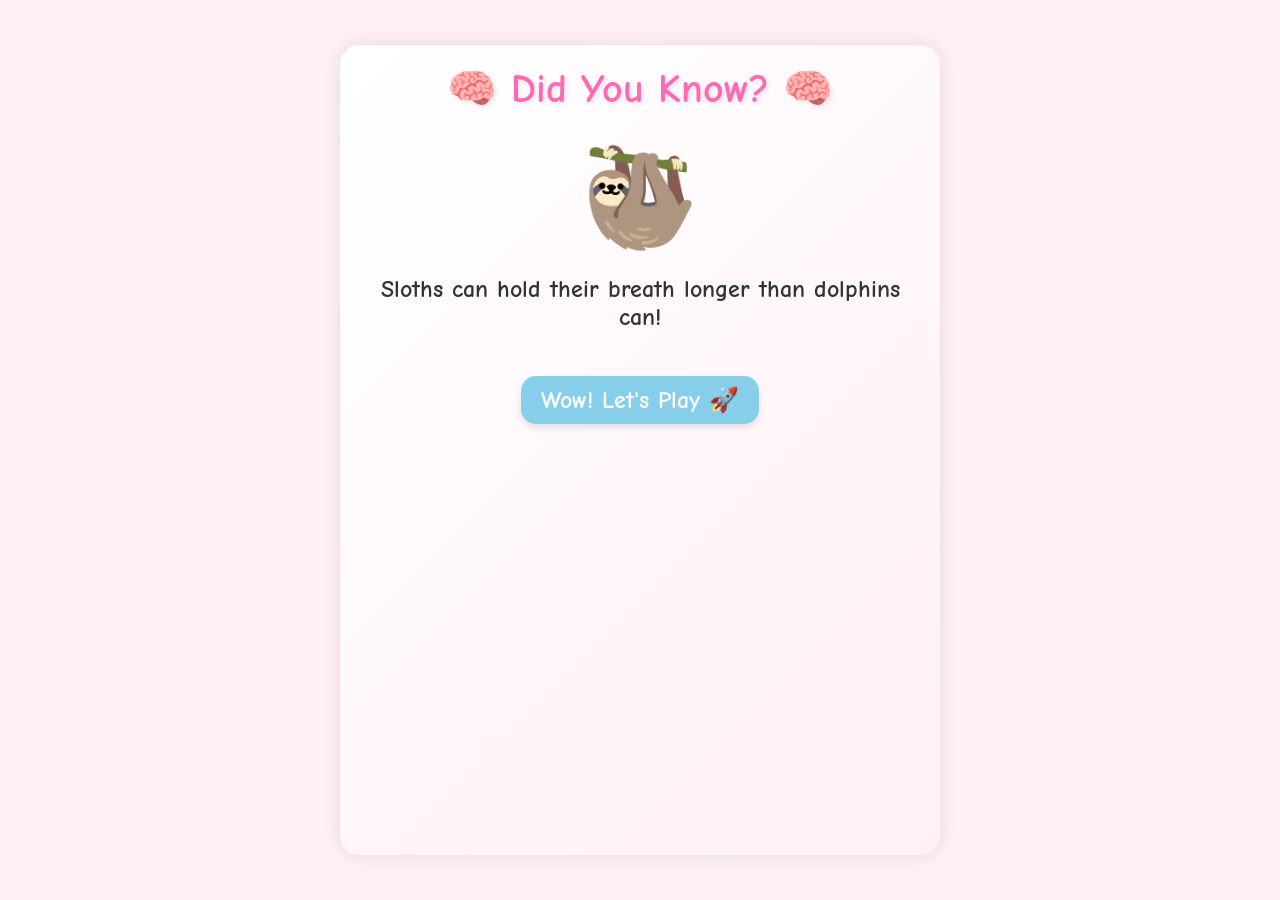
<file: index.html>
<!DOCTYPE html>
<html lang="en">
<head>
  <meta charset="UTF-8">
  <meta name="viewport" content="width=device-width, initial-scale=1.0">
  <title>Do You Know Me? - Kids Game</title>
  <link rel="manifest" href="./manifest.json">
  <link rel="stylesheet" href="style.css">
  <meta name="theme-color" content="#FFB6C1">
  <link href="https://fonts.googleapis.com/css2?family=Comic+Neue:wght@400;700&display=swap" rel="stylesheet">
</head>
<body>

  <!-- Audio elements -->
  <audio id="successSound" src="https://assets.mixkit.co/active_storage/sfx/2013/2013-preview.mp3"></audio>
  <audio id="errorSound" src="https://assets.mixkit.co/active_storage/sfx/2955/2955-preview.mp3"></audio>

  <div class="app-container">
    
    <!-- Home Screen -->
    <div id="homeScreen" class="screen active">
      <div style="position: absolute; top: 10px; right: 10px;">
        <button id="parentalBtn" class="nav-btn" style="font-size: 2rem;">⚙️</button>
      </div>
      <h1>🌟 Do You Know Me? 🌟</h1>
      <div class="mascot"><img src="kungfu-panda.svg" alt="Kung Fu Panda" width="180" height="180"></div>
      <p class="subtitle">A fun guessing game for smart kids!</p>
      <div id="levelGrid" class="level-grid">
        <!-- Level buttons will be injected here by app.js -->
      </div>
    </div>

    <!-- Game Screen -->
    <div id="gameScreen" class="screen hidden">
      <div class="header">
        <button id="backBtn" class="nav-btn">🔙 Back</button>
        <h2 id="currentLevelTitle">Level 1</h2>
        <div class="stars">Attempts: <span id="attemptsCount">0</span></div>
      </div>

      <div class="game-area">
        <div class="mascot-small"><img src="kungfu-panda.svg" alt="Kung Fu Panda" width="120" height="120"></div>
        <div class="clue-box">
          <p id="previousClueText" class="hidden">Previous clue...</p>
          <p id="clueText">Listen carefully...</p>
          <button id="nextClueBtn" class="action-btn hidden">Show Next Clue 💡</button>
        </div>

        <div id="optionsGrid" class="options-grid">
          <!-- Options injected here -->
        </div>
      </div>
    </div>

    <!-- Passcode Screen -->
    <div id="passcodeScreen" class="screen hidden">
      <div class="header" style="justify-content: flex-start;">
        <button id="backFromPasscodeBtn" class="nav-btn">🔙 Back</button>
      </div>
      <h2 id="passcodeTitle" style="margin-bottom: 20px;">Enter Passcode</h2>
      <div class="passcode-display" id="passcodeDisplay" style="font-size: 2rem; letter-spacing: 10px; margin-bottom: 30px; font-family: monospace; font-weight: bold; min-height: 40px;">_ _ _ _</div>
      <div class="numpad" id="numpad" style="display: grid; grid-template-columns: repeat(3, 1fr); gap: 15px; max-width: 300px;">
        <button class="num-btn action-btn secondary">1</button>
        <button class="num-btn action-btn secondary">2</button>
        <button class="num-btn action-btn secondary">3</button>
        <button class="num-btn action-btn secondary">4</button>
        <button class="num-btn action-btn secondary">5</button>
        <button class="num-btn action-btn secondary">6</button>
        <button class="num-btn action-btn secondary">7</button>
        <button class="num-btn action-btn secondary">8</button>
        <button class="num-btn action-btn secondary">9</button>
        <button class="num-btn action-btn secondary" style="grid-column: 2;">0</button>
      </div>
    </div>

    <!-- Parental Controls Screen -->
    <div id="parentalScreen" class="screen hidden">
      <div class="header">
        <button id="backFromParentalBtn" class="nav-btn">🔙 Home</button>
        <h2>Parental Controls</h2>
      </div>
      <div style="width: 100%; max-width: 500px; display: flex; flex-direction: column; gap: 20px;">
        <button id="changePasscodeBtn" class="action-btn primary">Change Passcode</button>

        <div style="background: white; border-radius: 15px; padding: 15px; box-shadow: 0 4px 6px rgba(0,0,0,0.1); max-height: 50vh; overflow-y: auto;">
          <h3>Play Streaks (Sessions)</h3>
          <table style="width: 100%; border-collapse: collapse; margin-top: 10px; text-align: left;">
            <thead>
              <tr style="border-bottom: 2px solid #ddd;">
                <th style="padding: 8px;">Date</th>
                <th style="padding: 8px;">Time Spent</th>
                <th style="padding: 8px;">Score</th>
              </tr>
            </thead>
            <tbody id="streaksTableBody">
              <!-- Streaks injected here -->
            </tbody>
          </table>
        </div>
      </div>
    </div>

    <!-- Fact Screen -->
    <div id="factScreen" class="screen hidden">
      <h1 class="fact-title">🧠 Did You Know? 🧠</h1>
      <div class="mascot-large" id="factEmoji" style="font-size: 6rem; animation: bounce 1.5s infinite; margin: 20px 0;">🌍</div>
      <p class="fact-text" id="factText" style="font-size: 1.5rem; text-align: center; margin-bottom: 30px; font-weight: bold;"></p>
      <button id="closeFactBtn" class="action-btn primary" style="font-size: 1.5rem;">Wow! Let's Play 🚀</button>
    </div>

    <!-- Result Screen -->
    <div id="resultScreen" class="screen hidden">
      <h1 class="success-title">🎉 You Did It! 🎉</h1>
      <div class="mascot-large"><img src="kungfu-panda.svg" alt="Kung Fu Panda" width="220" height="220"></div>
      <p class="answer-reveal">It was a <strong id="finalAnswer"></strong>!</p>
      <div class="result-actions">
        <button id="nextPuzzleBtn" class="action-btn success hidden">Next Puzzle ➡️</button>
        <button id="nextLevelBtn" class="action-btn success hidden">Next Level ➡️</button>
        <button id="homeBtn" class="action-btn secondary">Home 🏠</button>
        <button id="playAgainBtn" class="action-btn primary">Play Again 🔄</button>
      </div>
    </div>

  </div>

  <script src="data.js"></script>
  <script src="app.js"></script>
  <script>
    if ('serviceWorker' in navigator) {
      navigator.serviceWorker.register('./sw.js')
        .then(() => console.log("Service Worker Registered"))
        .catch(err => console.log("Service Worker Registration Failed", err));
    }
  </script>
</body>
</html>
</file>
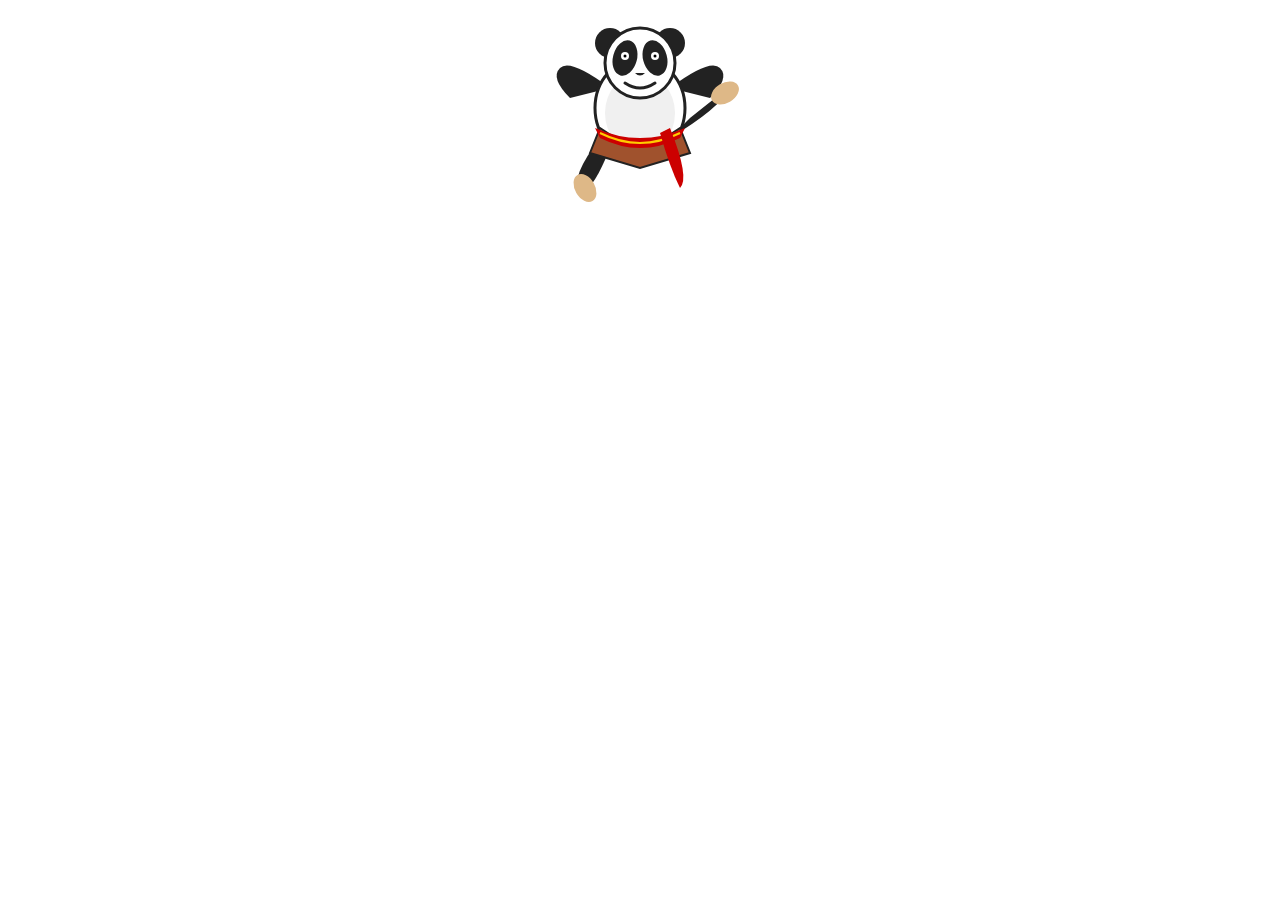
<file: test.html>
<html><body style="background:#fff; text-align:center;"><img src="[data-uri]" width="200" height="200"></body></html>
</file>
<file: style.css>
:root {
  --primary-color: #FFB6C1;
  --secondary-color: #87CEEB;
  --accent-color: #FFD700;
  --text-color: #333;
  --bg-color: #FFF0F5;
  --card-bg: #FFFFFF;
  --success-color: #98FB98;
  --error-color: #FFA07A;
}

* {
  box-sizing: border-box;
  margin: 0;
  padding: 0;
}

body {
  font-family: 'Comic Neue', cursive, sans-serif;
  background-color: var(--bg-color);
  color: var(--text-color);
  display: flex;
  justify-content: center;
  align-items: center;
  min-height: 100vh;
  overflow-x: hidden;
  user-select: none; /* Prevent text selection for better app feel */
}

.app-container {
  width: 100%;
  max-width: 600px;
  height: 100vh;
  background: linear-gradient(135deg, #fff 0%, var(--bg-color) 100%);
  position: relative;
  overflow-y: auto;
  box-shadow: 0 0 20px rgba(0,0,0,0.1);
}

@media (min-width: 600px) {
  .app-container {
    height: 90vh;
    border-radius: 20px;
  }
}

.screen {
  padding: 20px;
  display: flex;
  flex-direction: column;
  align-items: center;
  height: 100%;
  animation: fadeIn 0.5s ease;
}

.screen.hidden {
  display: none;
}

/* Animations */
@keyframes fadeIn {
  from { opacity: 0; transform: translateY(10px); }
  to { opacity: 1; transform: translateY(0); }
}

@keyframes bounce {
  0%, 100% { transform: translateY(0); }
  50% { transform: translateY(-10px); }
}

@keyframes shake {
  0%, 100% { transform: translateX(0); }
  25% { transform: translateX(-5px); }
  75% { transform: translateX(5px); }
}

/* Home Screen */
h1 {
  font-size: 2.5rem;
  color: #FF69B4;
  text-align: center;
  margin-bottom: 10px;
  text-shadow: 2px 2px 4px rgba(0,0,0,0.1);
}

.subtitle {
  font-size: 1.2rem;
  margin-bottom: 20px;
  text-align: center;
}

.mascot {
  font-size: 5rem;
  animation: bounce 2s infinite;
  margin: 10px 0;
}

.level-grid {
  display: grid;
  grid-template-columns: repeat(2, 1fr);
  gap: 15px;
  width: 100%;
  max-width: 400px;
  padding-bottom: 20px;
}

.level-btn {
  background-color: var(--card-bg);
  border: 3px solid var(--secondary-color);
  border-radius: 15px;
  padding: 15px 10px;
  font-size: 1.2rem;
  font-family: inherit;
  font-weight: bold;
  color: var(--text-color);
  cursor: pointer;
  transition: transform 0.2s, box-shadow 0.2s;
  box-shadow: 0 4px 6px rgba(0,0,0,0.1);
  display: flex;
  flex-direction: column;
  align-items: center;
}

.level-btn:active {
  transform: scale(0.95);
}

.level-btn.locked {
  opacity: 0.6;
  background-color: #e0e0e0;
  border-color: #999;
  cursor: not-allowed;
}

/* Game Screen */
.header {
  display: flex;
  justify-content: space-between;
  align-items: center;
  width: 100%;
  margin-bottom: 20px;
}

.nav-btn {
  background: none;
  border: none;
  font-size: 1.2rem;
  font-family: inherit;
  font-weight: bold;
  cursor: pointer;
  color: #FF69B4;
}

.stars {
  font-size: 1.2rem;
  font-weight: bold;
  background: var(--accent-color);
  padding: 5px 10px;
  border-radius: 10px;
}

.game-area {
  display: flex;
  flex-direction: column;
  align-items: center;
  width: 100%;
  flex-grow: 1;
}

.mascot-small {
  font-size: 3rem;
  margin-bottom: -15px;
  z-index: 1;
}

.clue-box {
  background-color: var(--card-bg);
  border: 4px solid var(--secondary-color);
  border-radius: 20px;
  padding: 30px 20px 20px;
  width: 100%;
  text-align: center;
  box-shadow: 0 6px 12px rgba(0,0,0,0.1);
  margin-bottom: 30px;
  position: relative;
}

#previousClueText {
  font-size: 1rem;
  color: #666;
  margin-bottom: 10px;
  font-style: italic;
  min-height: 20px;
}

#previousClueText.hidden {
  display: none;
}

#clueText {
  font-size: 1.5rem;
  font-weight: bold;
  min-height: 80px;
  display: flex;
  align-items: center;
  justify-content: center;
}

.options-grid {
  display: grid;
  grid-template-columns: repeat(2, 1fr);
  gap: 20px;
  width: 100%;
}

.option-btn {
  background-color: var(--card-bg);
  border: none;
  border-radius: 20px;
  padding: 20px;
  display: flex;
  flex-direction: column;
  align-items: center;
  cursor: pointer;
  box-shadow: 0 4px 8px rgba(0,0,0,0.15);
  transition: transform 0.2s, background-color 0.2s;
}

.option-btn:active {
  transform: scale(0.9);
}

.option-emoji {
  font-size: 4rem;
  margin-bottom: 10px;
}

.option-text {
  font-size: 1.2rem;
  font-weight: bold;
  font-family: inherit;
}

.option-btn.wrong {
  animation: shake 0.4s;
  background-color: var(--error-color);
  opacity: 0.5;
  pointer-events: none;
}

.passcode-display.wrong {
  animation: shake 0.4s;
  color: var(--error-color);
}

.option-btn.correct {
  background-color: var(--success-color);
  transform: scale(1.05);
}

.action-btn {
  font-family: inherit;
  font-size: 1.2rem;
  font-weight: bold;
  padding: 10px 20px;
  border: none;
  border-radius: 15px;
  cursor: pointer;
  margin-top: 15px;
  box-shadow: 0 4px 6px rgba(0,0,0,0.1);
}

.action-btn.hidden {
  display: none;
}

.action-btn.primary { background-color: var(--secondary-color); color: white; }
.action-btn.secondary { background-color: #ddd; color: var(--text-color); }
.action-btn.success { background-color: var(--success-color); color: var(--text-color); }

/* Result Screen */
.success-title {
  color: #32CD32;
  font-size: 3rem;
  margin-top: 30px;
}

.mascot-large {
  font-size: 6rem;
  margin: 20px 0;
  animation: bounce 1.5s infinite;
}

.answer-reveal {
  font-size: 2rem;
  margin-bottom: 40px;
  text-align: center;
}

.result-actions {
  display: flex;
  flex-direction: column;
  gap: 15px;
  width: 80%;
}

.result-actions button {
  width: 100%;
  padding: 15px;
  font-size: 1.5rem;
}
</file>
